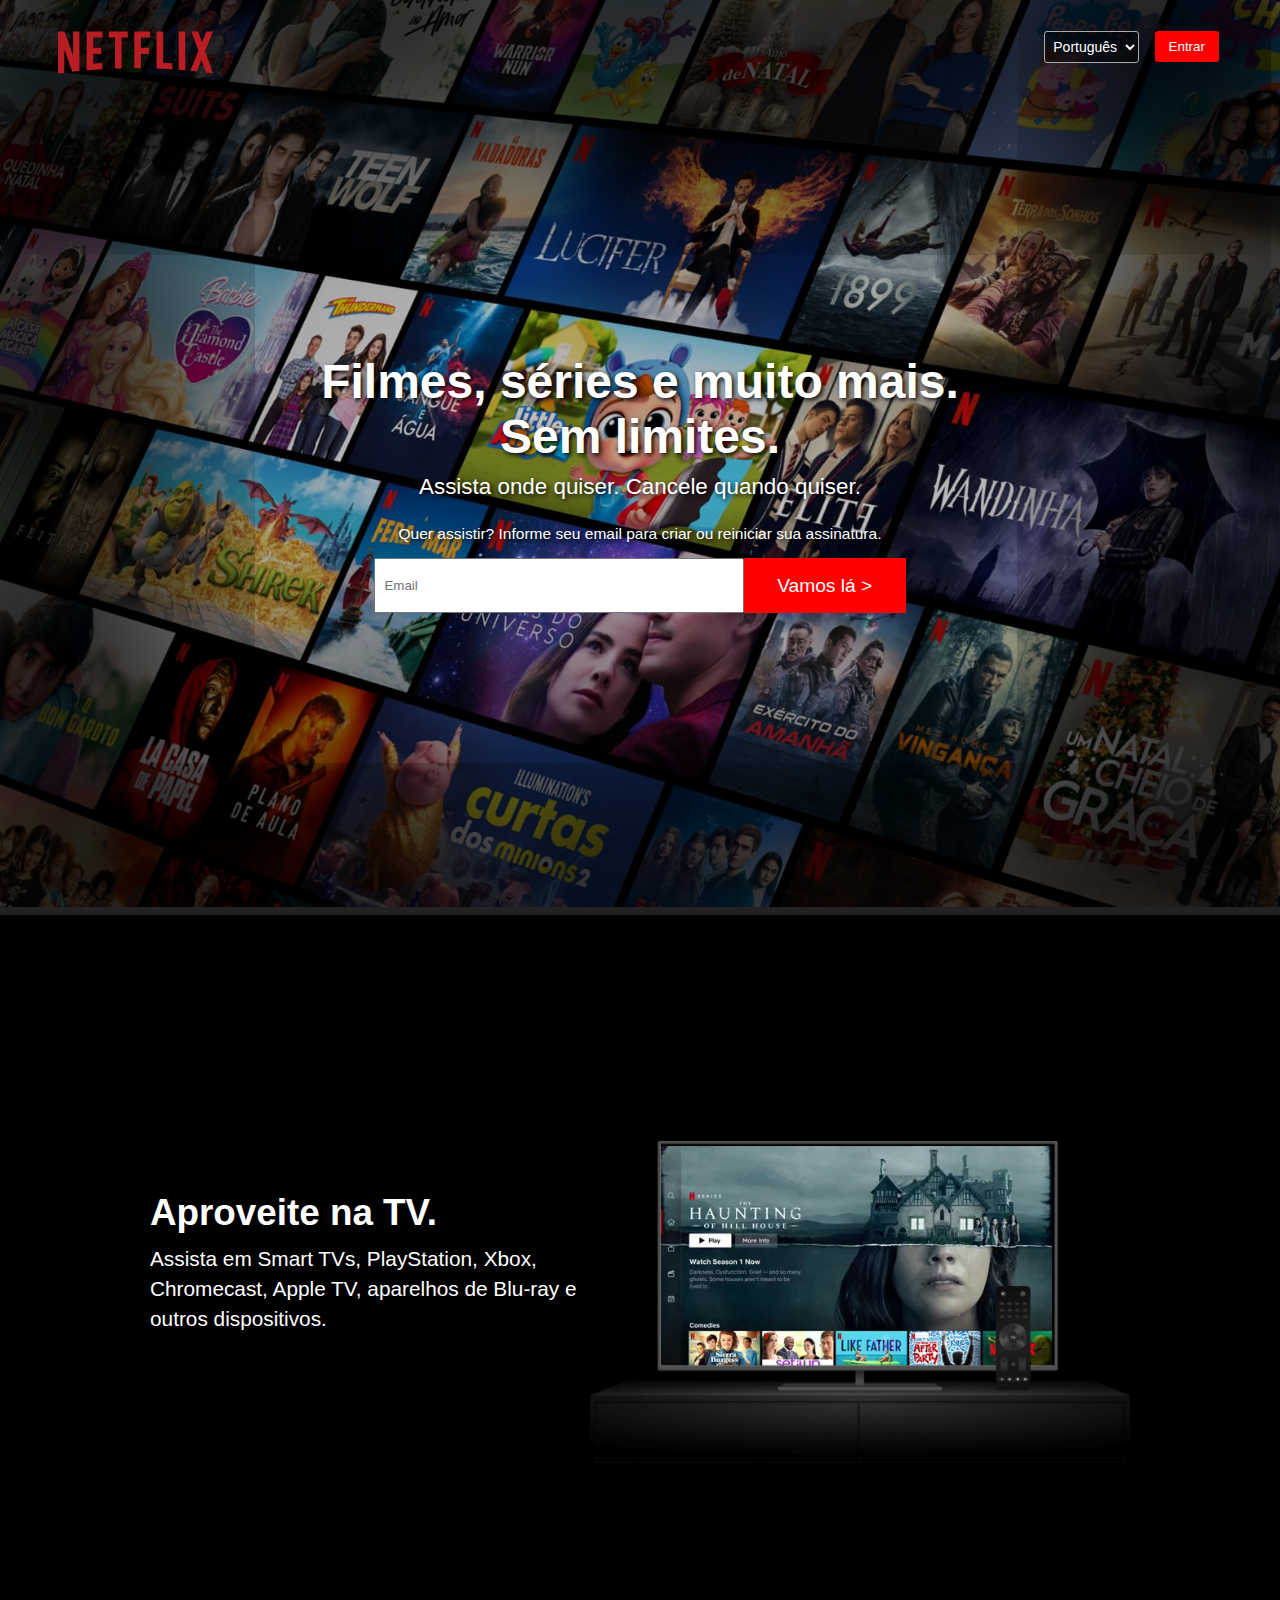
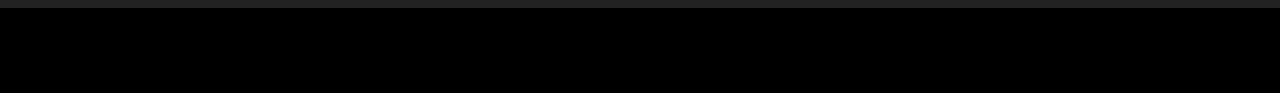
<file: Flex Box/index.html>
<!DOCTYPE html>
<html lang="pt-br">
<head>
    <meta charset="UTF-8">
    <meta http-equiv="X-UA-Compatible" content="IE=edge">
    <meta name="viewport" content="width=device-width, initial-scale=1.0">
    <link rel="shortcut icon" href="/assets/image/netflix-1-logo-svgrepo-com.svg" type="image/x-icon">
    <title>Netflix Brasil - assistir a séries online - assistir a filmes online</title>
    <link rel="stylesheet" href="css/style.css">
</head>
<body>
    <section class="background-main">
        <!-- <div class="opacity-main"> -->
        <nav class="menu">
            <div class="logo-menu">
                <div class="img-nav">
                    <img src="/assets/image/netflix-2-logo-222222.svg" alt="logo da netflix">
                </div>
            </div>
            <div class="btn-menu">
                <select name="idioma" id="idioma-nav">
                    <option value="portugues">Português</option>
                    <option value="ingles">Inglês</option>
                </select>
                <button class="btn-login">Entrar</button>
            </div>
        </nav>
        
        <section class="main-conteiner">
        
                <div class="card-title">
                    <h1>Filmes, séries e muito mais. Sem limites.</h1>
                    <h2>Assista onde quiser. Cancele quando quiser.</h2>
                </div>
                <form class="form-card-title">
                    <h3>Quer assistir? Informe seu email para criar ou reiniciar sua assinatura.</h3>
                    <div class="card-go">
                        <input type="email" name="email" id="card-form" placeholder="Email">
                        <button class="btn-form-go">Vamos lá > </button>
                    </div>
                </form>
        </section>
    <!-- </div> -->
    </section>

    <div class="background-color">
        <section class="one-flex">
            <div class="tile-flex-one">
                <div class="h1">
                    <h1>Aproveite na TV.</h1>
                </div>
                <h2>Assista em Smart TVs, PlayStation, Xbox, Chromecast, Apple TV, aparelhos de Blu-ray e outros dispositivos.</h2>
            </div>
            <div class="tile-flex-two">
                <img src="/assets/image/tv.png" alt="">
                <video src="/assets/image/video-tv-0819.m4v" autoplay muted loop></video>
            </div>
        </section>
    </div>
</body>
</html>
</file>
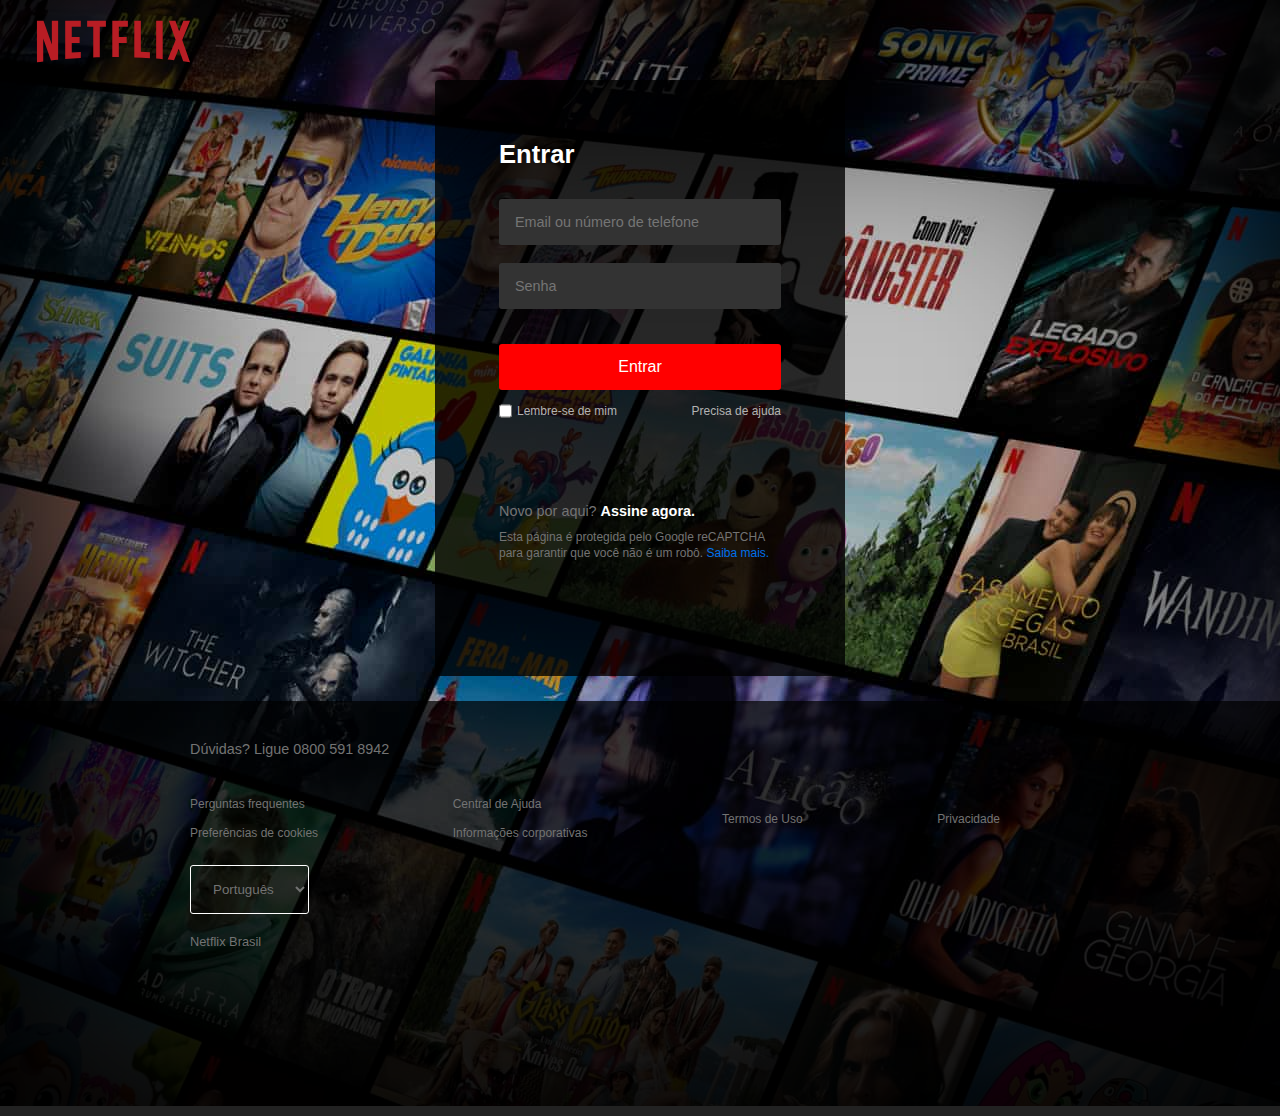
<file: telalogin.html>
<!DOCTYPE html>
<html lang="pt-br">
  <head>
    <meta charset="UTF-8" />
    <meta http-equiv="X-UA-Compatible" content="IE=edge" />
    <meta name="viewport" content="width=device-width, initial-scale=1.0" />
    <link
      rel="shortcut icon"
      href="assets/image/netflix-1-logo-svgrepo-com.svg"
      type="image/x-icon"
    />
    <link rel="stylesheet" href="Flex Box/css/screen-login.css" />
    <title>Netflix</title>
  </head>

  <body>
    <section class="screen-login">
      <nav class="nav-netflix">
        <div class="logo-nav">
          <a href="index.html"
            ><img src="assets/image/netflix-2-logo-222222.svg" alt=""
          /></a>
        </div>
      </nav>

      <div class="conteiner-login">
        <div class="content-login">
          <h1>Entrar</h1>
          <input
            class="input-email"
            type="email"
            name="email"
            id="email"
            placeholder="Email ou número de telefone"
          />
          <input
            class="input-senha"
            type="password"
            name="password"
            id="password"
            placeholder="Senha"
          />
          <button class="btn-screen">Entrar</button>
          <div class="input-check">
            <input type="checkbox" name="check" id="check-input" />
            <label class="label-check" for="check-input"
              >Lembre-se de mim</label
            >
            <p>
              <a href="#">Precisa de ajuda</a>
            </p>
          </div>

          <div class="footer-login">
            <h4>
              Novo por aqui? <a class="footer-a1" href="#">Assine agora.</a>
            </h4>
            <p>
              Esta página é protegida pelo Google reCAPTCHA para garantir que
              você não é um robô. <a href="#">Saiba mais.</a>
            </p>
          </div>
        </div>
      </div>
    
    <footer class="card-footer">
      <p class="footer-p">Dúvidas? Ligue <a href="#">0800 591 8942</a></p>

      <div class="content-footer">
        <div class="footer-card">
          <p><a href="#">Perguntas frequentes</a></p>
          <p><a href="#">Preferências de cookies</a></p>
        </div>

        <div class="footer-card">
          <p><a href="#">Central de Ajuda</a></p>
          <p><a href="#">Informações corporativas</a></p>
        </div>

        <div class="footer-card">
          <p><a href="#">Termos de Uso</a></p>
        </div>

        <div class="footer-card">
          <p><a href="#">Privacidade</a></p>
        </div>
      </div> 
      <select name="idioma-end" id="end-idioma">
        <option value="portugues">Português</option>
        <option value="ingles">Inguês</option>
      </select>
      <p class="end-p-footer">Netflix Brasil</p>
    </footer>
    <div class="footer-divide-bottom"></div>

  </section>

  </body>
</html>
</file>
<file: Flex Box/css/style.css>
* {
  margin: 0;
  padding: 0;
  box-sizing: border-box;
}

body {
  font-family: sans-serif;
  background-color: #000;
  /* overflow-x: hidden; */
}

/* .border-e {
  border: 2px solid red;
  background-color: aqua;
} */

/* Navbar */

.menu {
  /* border: 2px solid #000; */
  height: 60px;
  width: 94%;
  margin: 0 auto;
  padding: 8px 15px 0 15px;

  display: flex;
  justify-content: space-between;
  align-items: center;
}

.logo-menu {
  margin-top: 40px;
}

.logo-menu img {
  width: 165px;
}

.btn-menu {
  height: 100%;
  width: 190px;
  margin-top: 25px;

  display: flex;
  align-items: center;
  justify-content: space-around;
}

.btn-login {
  background-color: red;
  color: #fff;
  border: none;
  padding: 8px 14px;
  border-radius: 3px;
}
.btn-login a {
  text-decoration: none;
  color: #fff;
}

#idioma-nav {
  height: 32px;
  background: rgba(0, 0, 0, 0.4);
  border: 1px solid #aaa;
  color: #fff;
  font-size: 0.875rem;
  padding: 0 5px 0 4px;
  border-radius: 3px;
}

/* End Navbar */

/* Main conteiner */

.background-main {
  background-image: url("/assets/image/BR-pt-20221206-popsignuptwoweeks-perspective_alpha_website_large.jpg");
  background-size: cover;
  box-shadow: inset 0 0px 900px 170px;
}

.main-conteiner {
  color: #fff;
  height: 95vh;
  width: 100%;

  display: flex;
  flex-direction: column;
  align-items: center;
  justify-content: center;
  border-bottom: 8px solid #222;
}


.card-title h1 {
  text-align: center;
  text-shadow: 2px 2px 5px #000;
  max-width: 750px;
  font-size: 3rem;
}
.card-title h2 {
  text-shadow: 2px 2px 5px #000;
  text-align: center;
  font-size: 1.4rem;
  font-weight: 400;
  margin-bottom: 25px;
  margin-top: 10px;
}

.form-card-title {
  max-width: 730px;
  display: flex;
  flex-direction: column;
  align-items: center;
}

.form-card-title h3 {
  text-shadow: 2px 2px 5px #000;
  font-size: 0.97rem;
  font-weight: 300;

  margin-bottom: 15px;
}

.card-go {
  display: flex;
  width: 110%;
}

#card-form {
  height: 55px;
  width: 95%;
  padding-left: 8px;
  margin: 0 auto;
}
.btn-form-go {
  background-color: red;
  color: #fff;
  font-size: 1.2rem;
  border: none;
  width: 42%;
}

/* end main conteiner */

/* One-flex */

.background-color {
  border-bottom: 8px solid #222;
  width: 100%;
}

.one-flex {
  background-color: #000;

  height: 75vh;
  width: 100%;
  margin: 0 auto;
  margin-top: 10px;

  display: flex;
  justify-content: center;
  align-items: center;
}

.tile-flex-one {
  height: 250px;
  width: 440px;
  color: #fff;

  display: flex;
  flex-direction: column;
  justify-content: center;
  align-items: flex-start;
}
.h1 {
    width: 300px;
    /* margin: 0 auto; */
}
.tile-flex-one h1 {
  font-size: 2.3rem;
  margin-bottom: 10px;
  /* margin-left: 45px; */
}

.tile-flex-one h2 {
  font-size: 1.3rem;
  line-height: 30px;
  font-weight: 400;
}

.tile-flex-two {
  height: 406px;
  max-width: 540px;
  position: relative;
}

.tile-flex-two img {
  position: relative;
  width: 100%;
  z-index: 2;
}
.tile-flex-two video {
  z-index: 1;
  position: relative;
  bottom: 323px;
  left: 70px;
  max-width: 392px;
}

@media (width < 945px) {
  .card-go {
    display: flex;
    flex-direction: column;
    width: 98%;
  }
  .btn-form-go {
    height: 46px;
    margin: 15px auto;
    font-size: 1rem;
  }
  .one-flex {
    display: flex;
    flex-direction: column;
    width: 100%;
    height: 40rem;
  }
  .tile-flex-one {
    width: 95%;
    text-align: center;
    margin: 0 auto
  }
  .h1 {
    width: 300px;
    margin: 0 auto;
}
  .tile-flex-one h2 {
    text-align: center;
    margin: 0 auto;
  }
  .tile-flex-two {
    position: relative;
    bottom: 30px;
  }
}

@media (width < 501px) {

  .logo-menu {
    margin-top: 0;
  }
  .btn-menu {
    margin-top: -5px;
  }
  
  .logo-menu img {
    width: 100px;
  }
  .background-main {
    box-shadow: inset 0 0px 900px 100px;
  }
  .main-conteiner {
    height: 70vh;
  }

  .card-title h1 {
    font-size: 1.4rem;
    width: 318px;
    margin: 0 auto;
  }
  .card-title h2 {
    font-size: 1.15rem;
  }
  .card-go {
    display: flex;
    flex-direction: column;
    width: 90vw;
  }
  .form-card-title h3 {
    margin: 0 auto;
    font-size: 1rem;
    width: 263px;
    text-align: center;
    margin-bottom: 15px;
  }
  #card-form {
    width: 98%;
    height: 50px;
    margin: 0 auto;
    background-color: #fff;
    color: #aaa;
  }

  .btn-form-go {
    height: 46px;
    margin: 15px auto;
    font-size: 1rem;
  }
  .one-flex {
    height: 25rem;
    width: 100%;
  }
  .tile-flex-one h1 {
    margin-left: 25px;
    width: 250px;
    font-size: 2rem;
  }
  .tile-flex-one h2 {
    width: 300px;
    font-size: 1rem;
    line-height: 20px;
  }

  .tile-flex-two {
    height: 400px;
    width: 300px;
    position: relative;
    /* bottom: 10px; */
  }
  .tile-flex-two img {
    width: 100%;
    position: absolute;
  }
  .tile-flex-two video {
    width: 216px;
    position: relative;
    top: 47px;
    left: 40px;
  }
}

@media (height < 515px) {

  .main-conteiner {
    height: 30rem;
  }
  .one-flex {
    height: 40rem;
  }

  .tile-flex-two {
    position: relative;
    top: -60;
    left: 0;

    display: flex;
    flex-direction: column;
  }
}

/* End One Flex */
</file>
<file: Flex Box/css/screen-login.css>
* {
    margin: 0;
    padding: 0;
    box-sizing: border-box;
}

body {
    font-family: sans-serif;
    background-color: #000;
}

.screen-login {
    background-image: url('/assets/image/screem-login.jpg');
    background-size: auto;
    box-shadow: inset 0 0px 800px 75px;
    overflow: hidden;

    height: 100%;
    width: 100%;
}

.nav-netflix {
    height: 80px;
    width: 95%;
    margin: 0 auto;
}

.logo-nav {
    width: 163px;
}
.logo-nav img {
    width: 100%;
    margin-top: -35px
}
.conteiner-login {
    width: 95%;
    height: 100%;
    margin: 0 auto;

    display: flex;
    justify-content: center;
    align-items: center;
}
.content-login {
    background-color: rgba(0, 0, 0, 0.795);
    border-radius: 4px;

    height: 100%;
    width: 410px;

    padding: 60px 64px 40px;
    margin-bottom: 25px;
}

.conteiner-login h1 {
    color: #fff;
    font-size: 1.6rem;
}

.input-email,
.input-senha {
    font-size: .9rem;
    background-color: #333;
    border: none;
    border-radius: 3px;
    height: 46px;
    width: 100%;
    padding: 10px 16px;
}

.input-email {
    margin-top: 30px;
    margin-bottom: 18px;
}
.btn-screen {
    width: 100%;
    height: 46px;
    background-color: red;
    color: #fff;
    border: none;
    border-radius: 3px;
    font-size: 1rem;

    margin-top: 35px;
}

.input-check {
    display: flex;
    justify-content: flex-start;
    color: #b3b3b3;
    font-size: .75rem;
    margin-top: 14px;
}
.label-check {
    margin-left: 5px;
}
.input-check p {
    margin-left: auto;
}
.input-check  a {
    color: #b3b3b3;
    text-decoration: none;
}
.input-check  a:hover {
    text-decoration: underline;
}
.footer-login {
    margin-top: 75px;
    margin-bottom: 65px;
    padding: 10px 0;
}
.footer-login h4 {
    font-weight: 300;
    font-size: .9rem;
    color: #737373;
    margin-bottom: 10px;
}
.footer-login p {
    color: #737373;
    font-size: .75rem;
    line-height: 16px;
}
.footer-login .footer-a1 {
    color: #fff;
    font-weight: 700;
}
.footer-login a {
    color: #0071eb;
    text-decoration: none;
}
.footer-login a:hover {
    text-decoration: underline;
}

@media (width < 745px) {
    .conteiner-login {
        width: 100%;
    }

    .nav-netflix {
        background-color: #000;
        width: 100%;
    }
    .logo-nav {
        padding-left: 15px;
        width: 176px;
    }
    .content-login {
        background-color: #000;
        border-bottom: 1px solid #ccc;
        height: 80vh;
        width: 100vw;
        padding: 5px 30px 40px;;
    }
}

.footer-divide-bottom {
    border: 5px solid #222 ;
    width: 100%;

}

.card-footer {
    background-color: rgba(0, 0, 0, 0.719);
    color: #fff;
    height: 45vh;
    width: 100%;
    padding: 0 190px;
    margin: 0 auto;
    overflow: hidden;
}
.footer-p a {
    color: #737373;
    text-decoration: none;
}
.footer-p a:hover {
    text-decoration: underline;
}

.card-footer .footer-p {
    font-size: .9rem;
    margin-top: 40px;
    margin-bottom: 40px;
    color: #737373;
}

.content-footer {
    width: 100%;
    list-style: none;
    
    display: flex;
    align-items: center;
    gap: 12px;
    justify-content: space-between;
    width: 90%;
    font-size: .75rem;
    font-weight: 200;
}
.content-footer a {
    text-decoration: none;
    color: #737373;
}
.content-footer a:hover {
    text-decoration: underline;
}
.footer-card {
    display: flex;
    flex-direction: column;
    gap: 15px;
    color: #737373;
}

#end-idioma {
    padding: 15px 18px;
    border-radius: 3px;
    border: 1px solid #fff;
    background-color: transparent;
    color: #737373;

    margin-top: 25px;
}
#end-idoma  option {
    background-color: rgb(49, 49, 49);

}
.end-p-footer {
    color: #737373;
    font-size: .8rem;
    margin-top: 20px;
}

@media (max-width: 950px) {
    .card-footer {
        height: 70vh;
    }
}

@media (max-width: 501px) {

    .screen-login {
        background-image: none;
        background-color: #000;
    }
    
    .content-footer {
        font-size: .7rem;
    }
    .card-footer {
        background-color: #000;
        height: 45vh;
        padding: 0 15px;
    }

    .footer-divide-bottom {
        border: 5px solid #222 ;
        width: 100%;
    }
    
}
</file>
